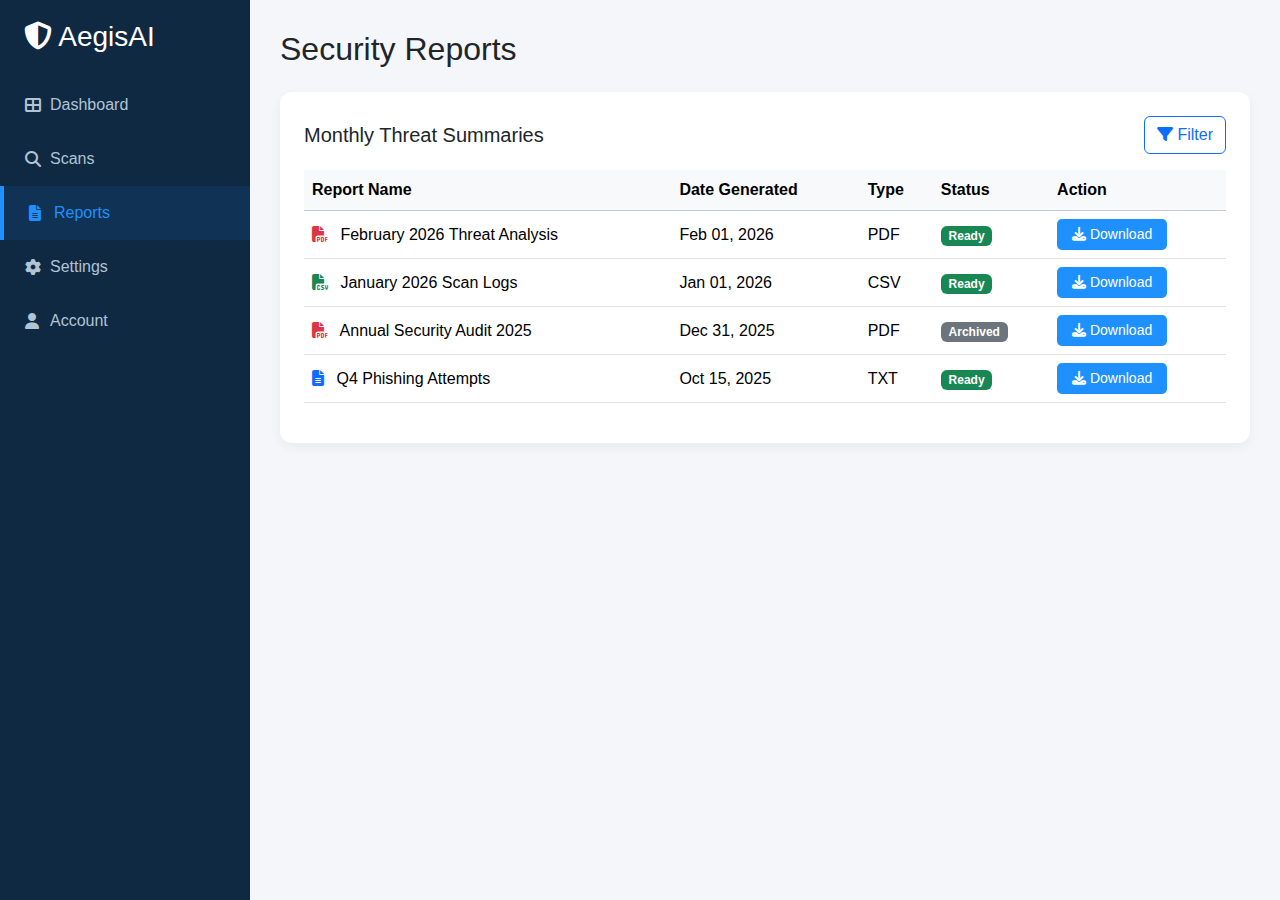
<file: templates/reports.html>
<!DOCTYPE html>
<html lang="en">

<head>
    <title>Reports | AegisAI</title>
    <link href="https://cdn.jsdelivr.net/npm/bootstrap@5.3.0/dist/css/bootstrap.min.css" rel="stylesheet">
    <link rel="stylesheet" href="https://cdnjs.cloudflare.com/ajax/libs/font-awesome/6.4.0/css/all.min.css">
    <style>
        body {
            background: #f4f6f9;
            font-family: 'Segoe UI', sans-serif;
        }

        /* Sidebar Styling */
        .sidebar {
            height: 100vh;
            width: 250px;
            position: fixed;
            background: #0f2942;
            color: white;
            padding-top: 20px;
            z-index: 1000;
        }

        .nav-link {
            color: #b0c4d6;
            padding: 15px 25px;
            display: flex;
            align-items: center;
            text-decoration: none;
            transition: 0.3s;
        }

        .nav-link:hover,
        .nav-link.active {
            background: rgba(30, 144, 255, 0.1);
            color: #1e90ff;
            border-left: 4px solid #1e90ff;
        }

        .nav-link i {
            width: 25px;
        }

        /* Main Content */
        .main-content {
            margin-left: 250px;
            padding: 30px;
        }

        /* Table Styling */
        .card {
            border: none;
            border-radius: 12px;
            box-shadow: 0 4px 12px rgba(0, 0, 0, 0.05);
        }

        .btn-download {
            background-color: #1e90ff;
            color: white;
            border: none;
            padding: 5px 15px;
            border-radius: 5px;
            font-size: 14px;
        }

        .btn-download:hover {
            background-color: #1565c0;
            color: white;
        }
    </style>
</head>

<body>

    <div class="sidebar">
        <h3 class="px-4 mb-4"><i class="fas fa-shield-alt"></i> AegisAI</h3>
        <a href="/dashboard" class="nav-link"><i class="fas fa-th-large"></i> Dashboard</a>
        <a href="/scans" class="nav-link"><i class="fas fa-search"></i> Scans</a>
        <a href="/reports" class="nav-link active"><i class="fas fa-file-alt"></i> Reports</a>
        <a href="/settings" class="nav-link"><i class="fas fa-cog"></i> Settings</a>
        <a href="/account" class="nav-link"><i class="fas fa-user"></i> Account</a>
    </div>

    <div class="main-content">
        <h2 class="mb-4">Security Reports</h2>

        <div class="card p-4">
            <div class="d-flex justify-content-between align-items-center mb-3">
                <h5 class="mb-0">Monthly Threat Summaries</h5>
                <button class="btn btn-outline-primary"><i class="fas fa-filter"></i> Filter</button>
            </div>

            <table class="table table-hover align-middle">
                <thead class="table-light">
                    <tr>
                        <th>Report Name</th>
                        <th>Date Generated</th>
                        <th>Type</th>
                        <th>Status</th>
                        <th>Action</th>
                    </tr>
                </thead>
                <tbody>
                    <tr>
                        <td><i class="fas fa-file-pdf text-danger me-2"></i> February 2026 Threat Analysis</td>
                        <td>Feb 01, 2026</td>
                        <td>PDF</td>
                        <td><span class="badge bg-success">Ready</span></td>
                        <td><button class="btn-download"><i class="fas fa-download"></i> Download</button></td>
                    </tr>
                    <tr>
                        <td><i class="fas fa-file-csv text-success me-2"></i> January 2026 Scan Logs</td>
                        <td>Jan 01, 2026</td>
                        <td>CSV</td>
                        <td><span class="badge bg-success">Ready</span></td>
                        <td><button class="btn-download"><i class="fas fa-download"></i> Download</button></td>
                    </tr>
                    <tr>
                        <td><i class="fas fa-file-pdf text-danger me-2"></i> Annual Security Audit 2025</td>
                        <td>Dec 31, 2025</td>
                        <td>PDF</td>
                        <td><span class="badge bg-secondary">Archived</span></td>
                        <td><button class="btn-download"><i class="fas fa-download"></i> Download</button></td>
                    </tr>
                    <tr>
                        <td><i class="fas fa-file-alt text-primary me-2"></i> Q4 Phishing Attempts</td>
                        <td>Oct 15, 2025</td>
                        <td>TXT</td>
                        <td><span class="badge bg-success">Ready</span></td>
                        <td><button class="btn-download"><i class="fas fa-download"></i> Download</button></td>
                    </tr>
                </tbody>
            </table>
        </div>
    </div>

</body>

</html>
</file>
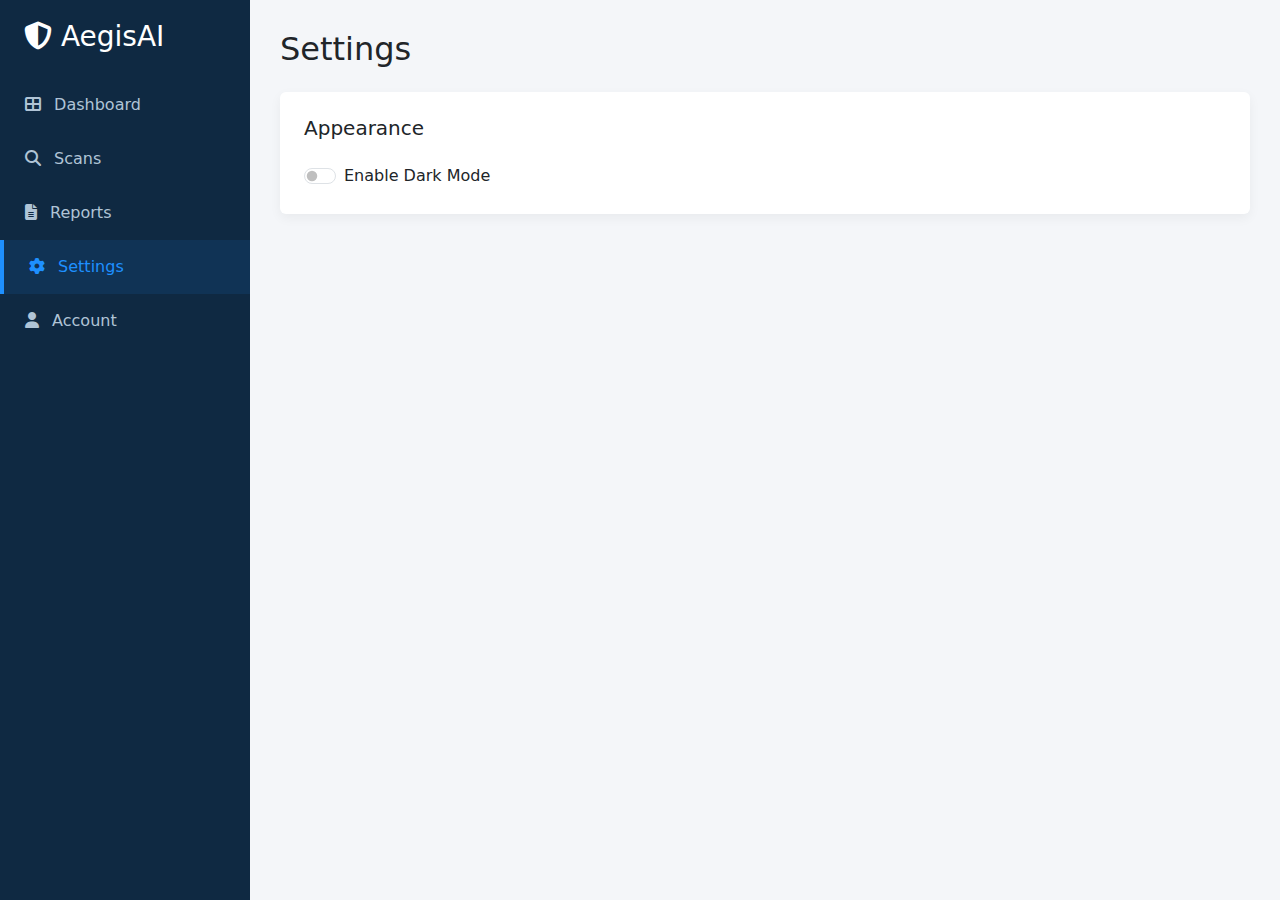
<file: templates/settings.html>
<!DOCTYPE html>
<html lang="en">

<head>
    <title>Settings | AegisAI</title>
    <link href="https://cdn.jsdelivr.net/npm/bootstrap@5.3.0/dist/css/bootstrap.min.css" rel="stylesheet">
    <link rel="stylesheet" href="https://cdnjs.cloudflare.com/ajax/libs/font-awesome/6.4.0/css/all.min.css">
    <style>
        body {
            background: #f4f6f9;
            transition: 0.3s;
        }

        body.dark-mode {
            background: #1a1a1a;
            color: white;
        }

        .sidebar {
            height: 100vh;
            width: 250px;
            position: fixed;
            background: #0f2942;
            color: white;
            padding-top: 20px;
        }

        .nav-link {
            color: #b0c4d6;
            padding: 15px 25px;
            display: block;
            text-decoration: none;
        }

        .nav-link:hover,
        .nav-link.active {
            background: rgba(30, 144, 255, 0.1);
            color: #1e90ff;
            border-left: 4px solid #1e90ff;
        }

        .main {
            margin-left: 250px;
            padding: 30px;
        }

        .card {
            border: none;
            box-shadow: 0 4px 12px rgba(0, 0, 0, 0.05);
        }

        .dark-mode .card {
            background: #333;
            color: white;
        }
    </style>
</head>

<body>
    <div class="sidebar">
        <h3 class="px-4 mb-4"><i class="fas fa-shield-alt"></i> AegisAI</h3>
        <a href="/dashboard" class="nav-link"><i class="fas fa-th-large me-2"></i> Dashboard</a>
        <a href="/scans" class="nav-link"><i class="fas fa-search me-2"></i> Scans</a>
        <a href="/reports" class="nav-link"><i class="fas fa-file-alt me-2"></i> Reports</a>
        <a href="/settings" class="nav-link active"><i class="fas fa-cog me-2"></i> Settings</a>
        <a href="/account" class="nav-link"><i class="fas fa-user me-2"></i> Account</a>
    </div>

    <div class="main">
        <h2>Settings</h2>
        <div class="card p-4 mt-4">
            <h5>Appearance</h5>
            <div class="form-check form-switch mt-3">
                <input class="form-check-input" type="checkbox" id="darkModeSwitch">
                <label class="form-check-label" for="darkModeSwitch">Enable Dark Mode</label>
            </div>
        </div>
    </div>

    <script>
        const toggle = document.getElementById('darkModeSwitch');

        // Check saved preference
        if (localStorage.getItem('theme') === 'dark') {
            document.body.classList.add('dark-mode');
            toggle.checked = true;
        }

        toggle.addEventListener('change', () => {
            if (toggle.checked) {
                document.body.classList.add('dark-mode');
                localStorage.setItem('theme', 'dark');
            } else {
                document.body.classList.remove('dark-mode');
                localStorage.setItem('theme', 'light');
            }
        });
    </script>
</body>

</html>
</file>
